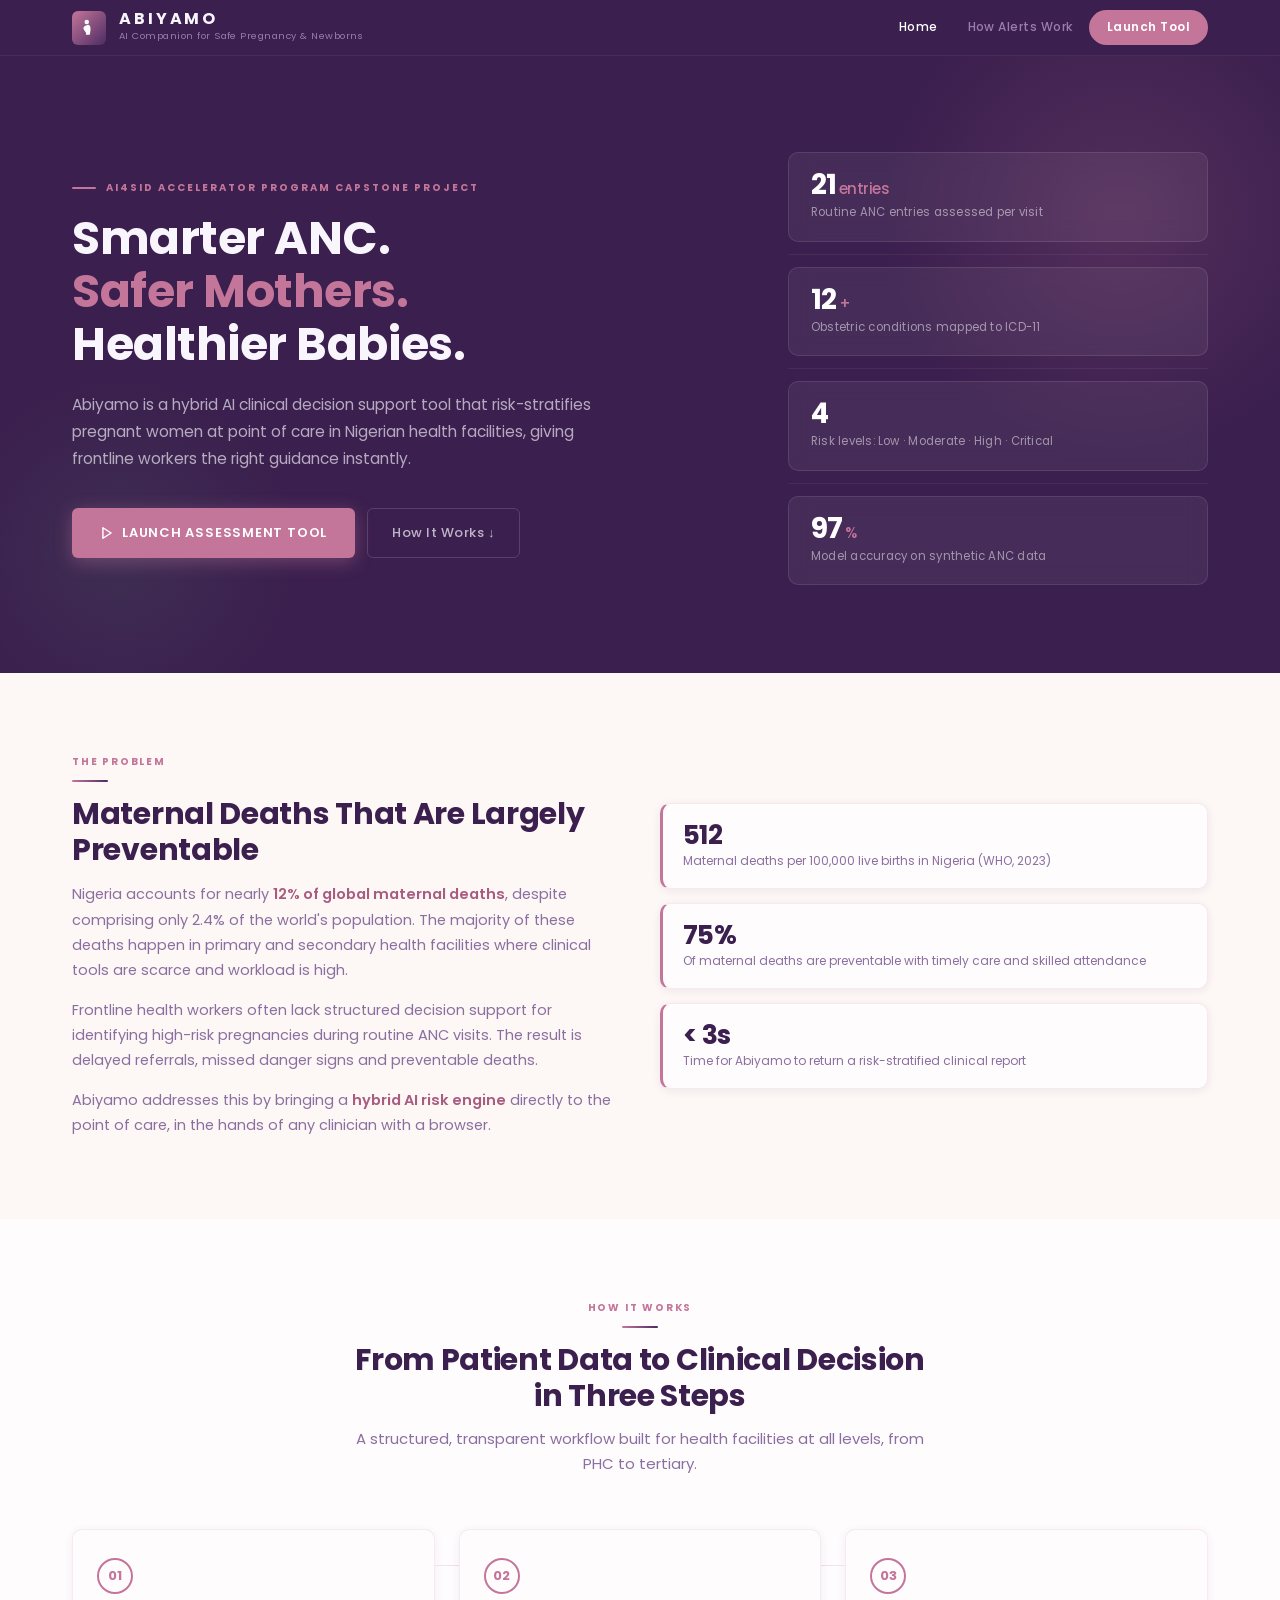
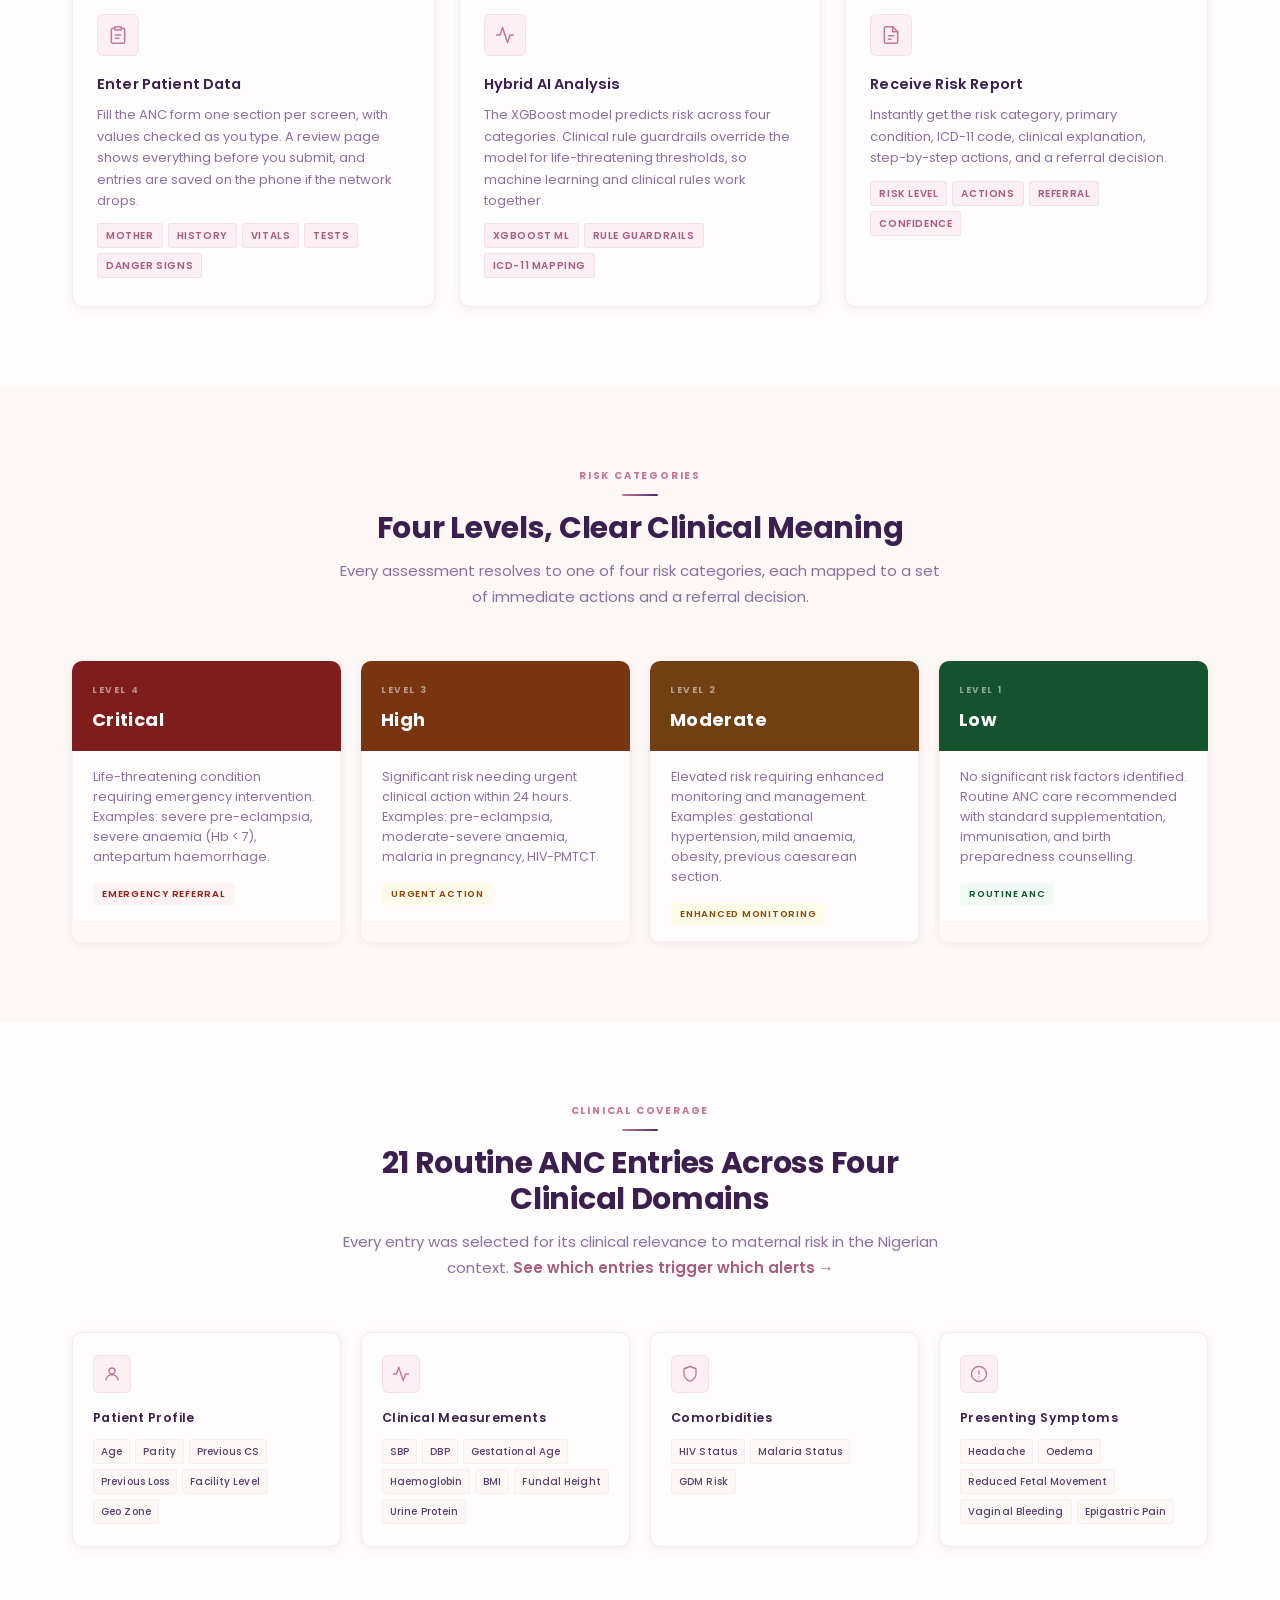
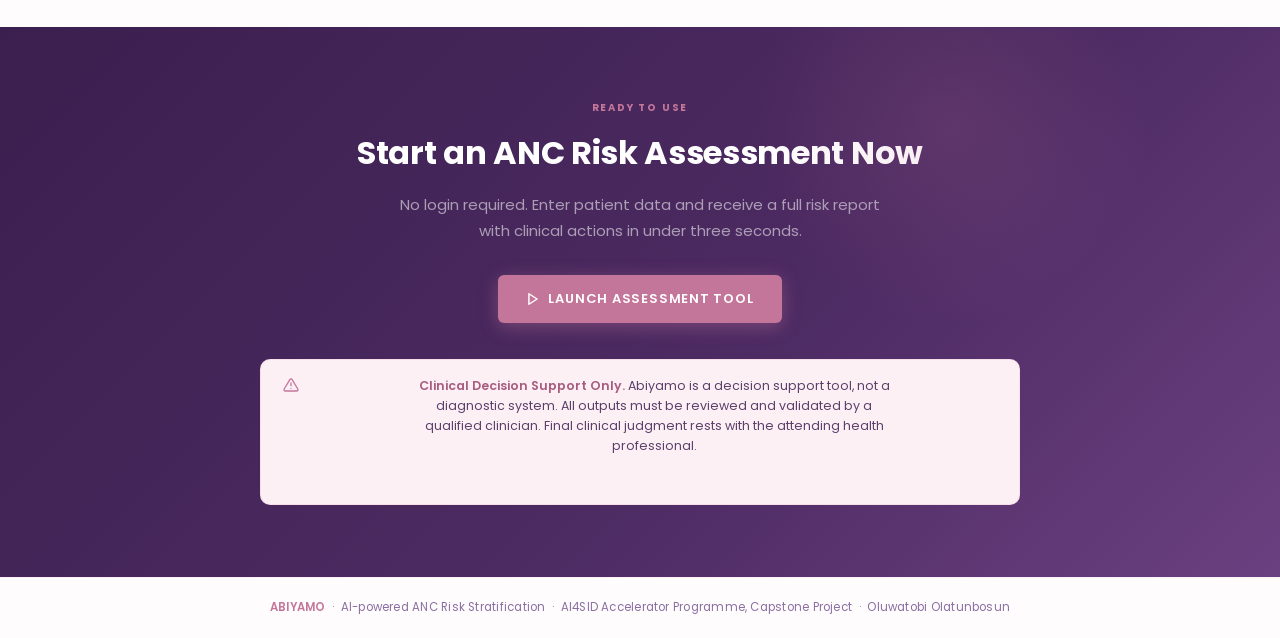
<file: templates/landing.html>
<!DOCTYPE html>
<html lang="en">
<head>
<meta charset="UTF-8">
<meta name="viewport" content="width=device-width, initial-scale=1.0">
<title>Abiyamo | AI Companion for Safe Pregnancy</title>
<link rel="icon" href="/static/abiyamo_icon.svg" type="image/svg+xml">
<link rel="preconnect" href="https://fonts.googleapis.com">
<link rel="preconnect" href="https://fonts.gstatic.com" crossorigin>
<link href="https://fonts.googleapis.com/css2?family=Poppins:ital,wght@0,300;0,400;0,500;0,600;0,700;1,300&display=swap" rel="stylesheet">
<style>
/* ================================================================
   ABIYAMO: Landing Page
   Palette: Warm Plum · Dusty Rose · Blush Ivory · Sage
   Font: Poppins
   ================================================================ */
:root {
  --plum:      #3B1F4E;
  --plum-mid:  #4D2B63;
  --plum-lt:   #6B4080;
  --rose:      #C4769A;
  --rose-dk:   #A85C80;
  --rose-pale: #FDF0F5;
  --sage:      #5A9E7A;
  --sage-pale: #F0F8F4;
  --ivory:     #FDF7F5;
  --white:     #FFFCFE;
  --ink:       #3B1F4E;
  --body:      #5A3F6B;
  --muted:     #8B6FA0;
  --rule:      rgba(196,118,154,0.14);
  --rule-lt:   rgba(196,118,154,0.08);
  --shadow:    0 12px 36px rgba(59,31,78,0.10), 0 2px 8px rgba(59,31,78,0.06);
  --shadow-sm: 0 2px 10px rgba(59,31,78,0.07);
  --radius:    6px;
  --radius-lg: 10px;
  --max:       1200px;
  --ease:      cubic-bezier(0.22, 0.61, 0.36, 1);
}

*, *::before, *::after { box-sizing: border-box; margin: 0; padding: 0; }
html { scroll-behavior: smooth; -webkit-font-smoothing: antialiased; }

body {
  font-family: 'Poppins', sans-serif;
  font-size: 15px;
  font-weight: 400;
  line-height: 1.7;
  background: var(--ivory);
  color: var(--body);
}

a { color: inherit; text-decoration: none; }

/* ── SHARED HELPERS ── */
.container {
  max-width: var(--max);
  margin: 0 auto;
  padding: 0 2rem;
}

.brand-rule {
  display: block;
  width: 36px;
  height: 2px;
  background: linear-gradient(90deg, var(--rose), var(--plum-mid));
  border-radius: 1px;
  margin-bottom: 14px;
}

.section-eyebrow {
  font-size: 10px;
  font-weight: 700;
  letter-spacing: 0.18em;
  text-transform: uppercase;
  color: var(--rose);
  margin-bottom: 10px;
}

/* ── HEADER ── */
header {
  background: var(--plum);
  height: 56px;
  position: sticky;
  top: 0;
  z-index: 100;
  border-bottom: 1px solid rgba(255,255,255,0.06);
}

.nav-inner {
  max-width: var(--max);
  margin: 0 auto;
  padding: 0 2rem;
  height: 100%;
  display: flex;
  align-items: center;
  justify-content: space-between;
}

.brand {
  display: flex;
  align-items: center;
  gap: 13px;
}

.brand-mark {
  width: 34px;
  height: 34px;
  border-radius: var(--radius);
  background: linear-gradient(135deg, var(--rose) 0%, var(--plum-mid) 100%);
  display: flex;
  align-items: center;
  justify-content: center;
  flex-shrink: 0;
}

.brand-mark svg { color: #fff; }

.brand-text { display: flex; flex-direction: column; gap: 1px; }

.brand-name {
  font-size: 16px;
  font-weight: 700;
  color: #F8F5FC;
  letter-spacing: 0.18em;
  text-transform: uppercase;
  line-height: 1;
}

.brand-sub {
  font-size: 9.5px;
  font-weight: 400;
  color: #9B7BB0;
  letter-spacing: 0.05em;
}

.nav-links {
  display: flex;
  align-items: center;
  gap: 2px;
}

.nav-links a {
  font-size: 12px;
  font-weight: 500;
  color: #9B7BB0;
  letter-spacing: 0.04em;
  padding: 6px 14px;
  border-radius: 20px;
  transition: color 0.15s, background 0.15s;
}

.nav-links a:hover { color: #E8C8D8; background: rgba(255,255,255,0.06); }
.nav-links a.active { color: #fff; }

.nav-cta {
  background: var(--rose);
  color: white !important;
  font-weight: 600 !important;
  padding: 7px 18px !important;
  border-radius: 20px !important;
  letter-spacing: 0.04em;
  transition: background 0.15s !important;
}

.nav-cta:hover { background: var(--rose-dk) !important; color: white !important; }

/* ── HERO ── */
.hero {
  background: var(--plum);
  position: relative;
  overflow: hidden;
  padding: 96px 0 88px;
}

/* soft background glow blobs */
.hero::before {
  content: '';
  position: absolute;
  top: -80px; right: -80px;
  width: 480px; height: 480px;
  background: radial-gradient(circle, rgba(196,118,154,0.18) 0%, transparent 70%);
  pointer-events: none;
}

.hero::after {
  content: '';
  position: absolute;
  bottom: -60px; left: -60px;
  width: 360px; height: 360px;
  background: radial-gradient(circle, rgba(90,158,122,0.12) 0%, transparent 70%);
  pointer-events: none;
}

.hero-inner {
  position: relative;
  z-index: 1;
  max-width: var(--max);
  margin: 0 auto;
  padding: 0 2rem;
  display: grid;
  grid-template-columns: 1fr 420px;
  gap: 4rem;
  align-items: center;
}

.hero-eyebrow {
  font-size: 10px;
  font-weight: 700;
  letter-spacing: 0.2em;
  text-transform: uppercase;
  color: var(--rose);
  margin-bottom: 16px;
  display: flex;
  align-items: center;
  gap: 10px;
}

.hero-eyebrow::before {
  content: '';
  width: 24px; height: 2px;
  background: var(--rose);
  border-radius: 1px;
}

.hero h1 {
  font-size: clamp(30px, 4vw, 46px);
  font-weight: 700;
  color: #F8F5FC;
  line-height: 1.15;
  letter-spacing: -0.01em;
  margin-bottom: 20px;
}

.hero h1 em {
  font-style: normal;
  color: var(--rose);
}

.hero-desc {
  font-size: 15.5px;
  font-weight: 400;
  color: rgba(248,245,252,0.65);
  line-height: 1.75;
  margin-bottom: 36px;
  max-width: 520px;
}

.hero-actions {
  display: flex;
  gap: 12px;
  flex-wrap: wrap;
}

.btn-hero-primary {
  display: inline-flex;
  align-items: center;
  gap: 8px;
  background: var(--rose);
  color: white;
  font-family: 'Poppins', sans-serif;
  font-size: 13px;
  font-weight: 600;
  letter-spacing: 0.06em;
  text-transform: uppercase;
  padding: 13px 28px;
  border-radius: var(--radius);
  border: none;
  cursor: pointer;
  transition: background 0.15s, transform 0.1s;
  box-shadow: 0 4px 18px rgba(196,118,154,0.4);
}

.btn-hero-primary:hover { background: var(--rose-dk); transform: translateY(-1px); }

.btn-hero-ghost {
  display: inline-flex;
  align-items: center;
  gap: 8px;
  background: transparent;
  color: rgba(248,245,252,0.7);
  font-family: 'Poppins', sans-serif;
  font-size: 13px;
  font-weight: 500;
  letter-spacing: 0.04em;
  padding: 13px 24px;
  border-radius: var(--radius);
  border: 1px solid rgba(255,255,255,0.15);
  cursor: pointer;
  transition: all 0.15s;
}

.btn-hero-ghost:hover {
  border-color: rgba(255,255,255,0.3);
  color: white;
  background: rgba(255,255,255,0.05);
}

/* Hero right: stat cards */
.hero-stats {
  display: flex;
  flex-direction: column;
  gap: 12px;
}

.stat-card {
  background: rgba(255,255,255,0.06);
  border: 1px solid rgba(255,255,255,0.1);
  border-radius: var(--radius-lg);
  padding: 18px 22px;
  backdrop-filter: blur(10px);
}

.stat-num {
  font-size: 28px;
  font-weight: 700;
  color: #fff;
  letter-spacing: -0.02em;
  line-height: 1;
  margin-bottom: 4px;
}

.stat-num span {
  font-size: 15px;
  font-weight: 500;
  color: var(--rose);
  margin-left: 2px;
}

.stat-label {
  font-size: 11.5px;
  font-weight: 400;
  color: rgba(255,255,255,0.5);
  letter-spacing: 0.02em;
}

.stat-divider {
  width: 100%;
  height: 1px;
  background: rgba(255,255,255,0.06);
}

/* ── SECTION BASE ── */
.section {
  padding: 80px 0;
}

.section.alt { background: var(--white); }
.section.plum { background: var(--plum); }

.section-head {
  margin-bottom: 52px;
}

.section-head.centered {
  text-align: center;
  max-width: 600px;
  margin: 0 auto 52px;
}

.section-head h2 {
  font-size: clamp(22px, 3vw, 30px);
  font-weight: 700;
  color: var(--ink);
  letter-spacing: -0.01em;
  line-height: 1.2;
  margin-bottom: 12px;
}

.section-head p {
  font-size: 15px;
  color: var(--muted);
  line-height: 1.7;
}

/* ── PROBLEM SECTION ── */
.problem-grid {
  display: grid;
  grid-template-columns: 1fr 1fr;
  gap: 2.5rem;
  align-items: center;
}

.problem-text h2 {
  font-size: clamp(22px, 3vw, 30px);
  font-weight: 700;
  color: var(--ink);
  letter-spacing: -0.01em;
  line-height: 1.2;
  margin-bottom: 14px;
}

.problem-text p {
  font-size: 14.5px;
  color: var(--muted);
  line-height: 1.75;
  margin-bottom: 14px;
}

.problem-text p:last-of-type { margin-bottom: 0; }

.problem-highlight {
  font-weight: 600;
  color: var(--rose-dk);
}

.problem-stats {
  display: flex;
  flex-direction: column;
  gap: 14px;
}

.pstat {
  background: var(--white);
  border: 1px solid var(--rule);
  border-radius: var(--radius-lg);
  border-left: 3px solid var(--rose);
  padding: 18px 20px;
  box-shadow: var(--shadow-sm);
}

.pstat-num {
  font-size: 26px;
  font-weight: 700;
  color: var(--ink);
  letter-spacing: -0.02em;
  line-height: 1;
  margin-bottom: 4px;
}

.pstat-label {
  font-size: 12px;
  font-weight: 400;
  color: var(--muted);
  line-height: 1.5;
}

/* ── HOW IT WORKS ── */
.steps-grid {
  display: grid;
  grid-template-columns: 1fr 1fr 1fr;
  gap: 1.5rem;
  position: relative;
}

/* connector line between steps */
.steps-grid::before {
  content: '';
  position: absolute;
  top: 36px;
  left: calc(33.33% - 16px);
  right: calc(33.33% - 16px);
  height: 1px;
  background: linear-gradient(90deg, var(--rule), var(--rose), var(--rule));
  pointer-events: none;
}

.step-card {
  background: var(--white);
  border: 1px solid var(--rule);
  border-radius: var(--radius-lg);
  padding: 28px 24px;
  box-shadow: var(--shadow-sm);
  position: relative;
  transition: transform 0.15s var(--ease), box-shadow 0.15s var(--ease);
}

.step-card:hover {
  transform: translateY(-3px);
  box-shadow: var(--shadow);
}

.step-num {
  width: 36px;
  height: 36px;
  border-radius: 50%;
  background: var(--rose-pale);
  border: 2px solid var(--rose);
  display: flex;
  align-items: center;
  justify-content: center;
  font-size: 13px;
  font-weight: 700;
  color: var(--rose);
  margin-bottom: 20px;
  position: relative;
  z-index: 1;
  background: var(--white);
}

.step-icon {
  width: 42px;
  height: 42px;
  border-radius: var(--radius);
  background: var(--rose-pale);
  border: 1px solid var(--rule);
  display: flex;
  align-items: center;
  justify-content: center;
  color: var(--rose);
  margin-bottom: 16px;
}

.step-card h3 {
  font-size: 14.5px;
  font-weight: 600;
  color: var(--ink);
  letter-spacing: 0.01em;
  margin-bottom: 8px;
}

.step-card p {
  font-size: 13px;
  color: var(--muted);
  line-height: 1.65;
}

.step-tags {
  display: flex;
  flex-wrap: wrap;
  gap: 5px;
  margin-top: 12px;
}

.step-tag {
  font-size: 10px;
  font-weight: 600;
  letter-spacing: 0.06em;
  text-transform: uppercase;
  padding: 3px 8px;
  border-radius: 3px;
  background: var(--rose-pale);
  color: var(--rose-dk);
  border: 1px solid var(--rule);
}

/* ── RISK CATEGORIES ── */
.risk-grid {
  display: grid;
  grid-template-columns: repeat(4, 1fr);
  gap: 1.25rem;
}

.risk-card {
  border-radius: var(--radius-lg);
  overflow: hidden;
  box-shadow: var(--shadow-sm);
  transition: transform 0.15s var(--ease);
}

.risk-card:hover { transform: translateY(-3px); }

.risk-card-top {
  padding: 22px 20px 16px;
}

.risk-card.critical .risk-card-top { background: #7F1D1D; }
.risk-card.high     .risk-card-top { background: #78350F; }
.risk-card.moderate .risk-card-top { background: #713F12; }
.risk-card.low      .risk-card-top { background: #14532D; }

.risk-card-level {
  font-size: 9px;
  font-weight: 700;
  letter-spacing: 0.18em;
  text-transform: uppercase;
  color: rgba(255,255,255,0.5);
  margin-bottom: 6px;
}

.risk-card-name {
  font-size: 18px;
  font-weight: 700;
  color: #fff;
  letter-spacing: 0.02em;
}

.risk-card-bottom {
  background: var(--white);
  border: 1px solid var(--rule-lt);
  border-top: none;
  padding: 16px 20px;
}

.risk-card-desc {
  font-size: 12.5px;
  color: var(--muted);
  line-height: 1.6;
  margin-bottom: 12px;
}

.risk-card-tag {
  display: inline-block;
  font-size: 9.5px;
  font-weight: 600;
  letter-spacing: 0.08em;
  text-transform: uppercase;
  padding: 3px 9px;
  border-radius: 3px;
}

.risk-card.critical .risk-card-tag { background: #FEF2F2; color: #991B1B; }
.risk-card.high     .risk-card-tag { background: #FFFBEB; color: #92400E; }
.risk-card.moderate .risk-card-tag { background: #FEFCE8; color: #854D0E; }
.risk-card.low      .risk-card-tag { background: #F0FBF5; color: #14532D; }

/* ── WHAT IT ASSESSES ── */
.assess-grid {
  display: grid;
  grid-template-columns: repeat(4, 1fr);
  gap: 1.25rem;
}

.assess-card {
  background: var(--white);
  border: 1px solid var(--rule);
  border-radius: var(--radius-lg);
  padding: 22px 20px;
  box-shadow: var(--shadow-sm);
}

.assess-icon {
  width: 38px;
  height: 38px;
  border-radius: var(--radius);
  background: var(--rose-pale);
  border: 1px solid var(--rule);
  display: flex;
  align-items: center;
  justify-content: center;
  color: var(--rose);
  margin-bottom: 14px;
}

.assess-card h4 {
  font-size: 12.5px;
  font-weight: 600;
  color: var(--ink);
  letter-spacing: 0.03em;
  margin-bottom: 10px;
}

.var-tags {
  display: flex;
  flex-wrap: wrap;
  gap: 5px;
}

.var-tag {
  font-size: 10px;
  font-weight: 500;
  color: var(--body);
  background: var(--ivory);
  border: 1px solid var(--rule-lt);
  padding: 3px 7px;
  border-radius: 3px;
  letter-spacing: 0.01em;
}

/* ── CTA BANNER ── */
.cta-banner {
  background: linear-gradient(135deg, var(--plum) 0%, var(--plum-mid) 60%, #6B4080 100%);
  padding: 72px 0;
  text-align: center;
  position: relative;
  overflow: hidden;
}

.cta-banner::before {
  content: '';
  position: absolute;
  top: -100px; right: 10%;
  width: 400px; height: 400px;
  background: radial-gradient(circle, rgba(196,118,154,0.15) 0%, transparent 70%);
  pointer-events: none;
}

.cta-banner h2 {
  font-size: clamp(22px, 3vw, 32px);
  font-weight: 700;
  color: #fff;
  letter-spacing: -0.01em;
  margin-bottom: 12px;
}

.cta-banner p {
  font-size: 15px;
  color: rgba(255,255,255,0.55);
  max-width: 480px;
  margin: 0 auto 32px;
  line-height: 1.7;
}

/* ── DISCLAIMER ── */
.disclaimer {
  background: var(--rose-pale);
  border: 1px solid var(--rule);
  border-radius: var(--radius-lg);
  padding: 16px 22px;
  display: flex;
  align-items: flex-start;
  gap: 12px;
  max-width: 760px;
  margin: 0 auto;
}

.disclaimer svg { color: var(--rose); flex-shrink: 0; margin-top: 1px; }

.disclaimer p {
  font-size: 12.5px;
  color: var(--body);
  line-height: 1.6;
}

.disclaimer strong { color: var(--rose-dk); font-weight: 600; }

/* ── FOOTER ── */
footer {
  text-align: center;
  padding: 1.25rem 2rem;
  font-size: 11.5px;
  font-weight: 400;
  color: var(--muted);
  border-top: 1px solid var(--rule-lt);
  background: var(--white);
  letter-spacing: 0.02em;
}

footer .brand-ft { color: var(--rose); font-weight: 600; }

/* ── RESPONSIVE ── */
@media (max-width: 960px) {
  .hero-inner { grid-template-columns: 1fr; }
  .hero-stats { display: none; }
  .problem-grid { grid-template-columns: 1fr; }
  .steps-grid { grid-template-columns: 1fr; }
  .steps-grid::before { display: none; }
  .risk-grid { grid-template-columns: 1fr 1fr; }
  .assess-grid { grid-template-columns: 1fr 1fr; }
}

@media (max-width: 640px) {
  .container, .nav-inner { padding: 0 16px; }
  .section { padding: 56px 0; }
  .nav-links a.nav-secondary { display: none; }
  .brand-sub { display: none; }
  .risk-grid, .assess-grid { grid-template-columns: 1fr; }
}
</style>
</head>
<body>

<!-- ── HEADER ── -->
<header>
  <div class="nav-inner">
    <a href="/" class="brand">
      <div class="brand-mark">
        <svg width="18" height="18" viewBox="0 0 24 24" fill="currentColor">
          <circle cx="9" cy="4" r="3"/>
          <path d="M11 7.5 C13 8 14 10 14 13 C14 16 13.5 19 13 21 L8 21 L8 19 C8 17 6 16 5 14 C4 12 5 10 7 9 C9 8 10.5 7.5 11 7.5 Z"/>
        </svg>
      </div>
      <div class="brand-text">
        <span class="brand-name">Abiyamo</span>
        <span class="brand-sub">AI Companion for Safe Pregnancy &amp; Newborns</span>
      </div>
    </a>
    <nav class="nav-links">
      <a href="/" class="active nav-secondary">Home</a>
      <a href="/early-warning" class="nav-secondary">How Alerts Work</a>
      <a href="/app" class="nav-cta">Launch Tool</a>
    </nav>
  </div>
</header>

<!-- ── HERO ── -->
<section class="hero">
  <div class="hero-inner">
    <div class="hero-content">
      <div class="hero-eyebrow">AI4SID Accelerator Program Capstone Project</div>
      <h1>Smarter ANC.<br><em>Safer Mothers.</em><br>Healthier Babies.</h1>
      <p class="hero-desc">
        Abiyamo is a hybrid AI clinical decision support tool that risk-stratifies pregnant women at point of care in Nigerian health facilities, giving frontline workers the right guidance instantly.
      </p>
      <div class="hero-actions">
        <a href="/app" class="btn-hero-primary">
          <svg width="14" height="14" viewBox="0 0 24 24" fill="none" stroke="currentColor" stroke-width="2.5" stroke-linecap="round" stroke-linejoin="round"><polygon points="5 3 19 12 5 21 5 3"/></svg>
          Launch Assessment Tool
        </a>
        <a href="#how-it-works" class="btn-hero-ghost">
          How It Works &darr;
        </a>
      </div>
    </div>

    <div class="hero-stats">
      <div class="stat-card">
        <div class="stat-num">21<span>entries</span></div>
        <div class="stat-label">Routine ANC entries assessed per visit</div>
      </div>
      <div class="stat-divider"></div>
      <div class="stat-card">
        <div class="stat-num">12<span>+</span></div>
        <div class="stat-label">Obstetric conditions mapped to ICD-11</div>
      </div>
      <div class="stat-divider"></div>
      <div class="stat-card">
        <div class="stat-num">4</div>
        <div class="stat-label">Risk levels: Low · Moderate · High · Critical</div>
      </div>
      <div class="stat-divider"></div>
      <div class="stat-card">
        <div class="stat-num">97<span>%</span></div>
        <div class="stat-label">Model accuracy on synthetic ANC data</div>
      </div>
    </div>
  </div>
</section>

<!-- ── THE PROBLEM ── -->
<section class="section">
  <div class="container">
    <div class="problem-grid">
      <div class="problem-text">
        <div class="section-eyebrow">The Problem</div>
        <div class="brand-rule"></div>
        <h2>Maternal Deaths That Are Largely Preventable</h2>
        <p>
          Nigeria accounts for nearly <span class="problem-highlight">12% of global maternal deaths</span>, despite comprising only 2.4% of the world's population. The majority of these deaths happen in primary and secondary health facilities where clinical tools are scarce and workload is high.
        </p>
        <p>
          Frontline health workers often lack structured decision support for identifying high-risk pregnancies during routine ANC visits. The result is delayed referrals, missed danger signs and preventable deaths.
        </p>
        <p>
          Abiyamo addresses this by bringing a <span class="problem-highlight">hybrid AI risk engine</span> directly to the point of care, in the hands of any clinician with a browser.
        </p>
      </div>

      <div class="problem-stats">
        <div class="pstat">
          <div class="pstat-num">512</div>
          <div class="pstat-label">Maternal deaths per 100,000 live births in Nigeria (WHO, 2023)</div>
        </div>
        <div class="pstat">
          <div class="pstat-num">75%</div>
          <div class="pstat-label">Of maternal deaths are preventable with timely care and skilled attendance</div>
        </div>
        <div class="pstat">
          <div class="pstat-num">&lt; 3s</div>
          <div class="pstat-label">Time for Abiyamo to return a risk-stratified clinical report</div>
        </div>
      </div>
    </div>
  </div>
</section>

<!-- ── HOW IT WORKS ── -->
<section class="section alt" id="how-it-works">
  <div class="container">
    <div class="section-head centered">
      <div class="section-eyebrow">How It Works</div>
      <div class="brand-rule" style="margin: 0 auto 14px;"></div>
      <h2>From Patient Data to Clinical Decision in Three Steps</h2>
      <p>A structured, transparent workflow built for health facilities at all levels, from PHC to tertiary.</p>
    </div>

    <div class="steps-grid">

      <div class="step-card">
        <div class="step-num">01</div>
        <div class="step-icon">
          <svg width="20" height="20" viewBox="0 0 24 24" fill="none" stroke="currentColor" stroke-width="1.8" stroke-linecap="round" stroke-linejoin="round">
            <path d="M16 4h2a2 2 0 0 1 2 2v14a2 2 0 0 1-2 2H6a2 2 0 0 1-2-2V6a2 2 0 0 1 2-2h2"/>
            <rect x="8" y="2" width="8" height="4" rx="1"/>
            <line x1="9" y1="12" x2="15" y2="12"/><line x1="9" y1="16" x2="13" y2="16"/>
          </svg>
        </div>
        <h3>Enter Patient Data</h3>
        <p>Fill the ANC form one section per screen, with values checked as you type. A review page shows everything before you submit, and entries are saved on the phone if the network drops.</p>
        <div class="step-tags">
          <span class="step-tag">Mother</span>
          <span class="step-tag">History</span>
          <span class="step-tag">Vitals</span>
          <span class="step-tag">Tests</span>
          <span class="step-tag">Danger Signs</span>
        </div>
      </div>

      <div class="step-card">
        <div class="step-num">02</div>
        <div class="step-icon">
          <svg width="20" height="20" viewBox="0 0 24 24" fill="none" stroke="currentColor" stroke-width="1.8" stroke-linecap="round" stroke-linejoin="round">
            <polyline points="22 12 18 12 15 21 9 3 6 12 2 12"/>
          </svg>
        </div>
        <h3>Hybrid AI Analysis</h3>
        <p>The XGBoost model predicts risk across four categories. Clinical rule guardrails override the model for life-threatening thresholds, so machine learning and clinical rules work together.</p>
        <div class="step-tags">
          <span class="step-tag">XGBoost ML</span>
          <span class="step-tag">Rule Guardrails</span>
          <span class="step-tag">ICD-11 Mapping</span>
        </div>
      </div>

      <div class="step-card">
        <div class="step-num">03</div>
        <div class="step-icon">
          <svg width="20" height="20" viewBox="0 0 24 24" fill="none" stroke="currentColor" stroke-width="1.8" stroke-linecap="round" stroke-linejoin="round">
            <path d="M14 2H6a2 2 0 0 0-2 2v16a2 2 0 0 0 2 2h12a2 2 0 0 0 2-2V8z"/>
            <polyline points="14 2 14 8 20 8"/>
            <line x1="9" y1="13" x2="15" y2="13"/><line x1="9" y1="17" x2="12" y2="17"/>
          </svg>
        </div>
        <h3>Receive Risk Report</h3>
        <p>Instantly get the risk category, primary condition, ICD-11 code, clinical explanation, step-by-step actions, and a referral decision.</p>
        <div class="step-tags">
          <span class="step-tag">Risk Level</span>
          <span class="step-tag">Actions</span>
          <span class="step-tag">Referral</span>
          <span class="step-tag">Confidence</span>
        </div>
      </div>

    </div>
  </div>
</section>

<!-- ── RISK CATEGORIES ── -->
<section class="section">
  <div class="container">
    <div class="section-head centered">
      <div class="section-eyebrow">Risk Categories</div>
      <div class="brand-rule" style="margin: 0 auto 14px;"></div>
      <h2>Four Levels, Clear Clinical Meaning</h2>
      <p>Every assessment resolves to one of four risk categories, each mapped to a set of immediate actions and a referral decision.</p>
    </div>

    <div class="risk-grid">

      <div class="risk-card critical">
        <div class="risk-card-top">
          <div class="risk-card-level">Level 4</div>
          <div class="risk-card-name">Critical</div>
        </div>
        <div class="risk-card-bottom">
          <p class="risk-card-desc">Life-threatening condition requiring emergency intervention. Examples: severe pre-eclampsia, severe anaemia (Hb &lt; 7), antepartum haemorrhage.</p>
          <span class="risk-card-tag">Emergency Referral</span>
        </div>
      </div>

      <div class="risk-card high">
        <div class="risk-card-top">
          <div class="risk-card-level">Level 3</div>
          <div class="risk-card-name">High</div>
        </div>
        <div class="risk-card-bottom">
          <p class="risk-card-desc">Significant risk needing urgent clinical action within 24 hours. Examples: pre-eclampsia, moderate-severe anaemia, malaria in pregnancy, HIV-PMTCT.</p>
          <span class="risk-card-tag">Urgent Action</span>
        </div>
      </div>

      <div class="risk-card moderate">
        <div class="risk-card-top">
          <div class="risk-card-level">Level 2</div>
          <div class="risk-card-name">Moderate</div>
        </div>
        <div class="risk-card-bottom">
          <p class="risk-card-desc">Elevated risk requiring enhanced monitoring and management. Examples: gestational hypertension, mild anaemia, obesity, previous caesarean section.</p>
          <span class="risk-card-tag">Enhanced Monitoring</span>
        </div>
      </div>

      <div class="risk-card low">
        <div class="risk-card-top">
          <div class="risk-card-level">Level 1</div>
          <div class="risk-card-name">Low</div>
        </div>
        <div class="risk-card-bottom">
          <p class="risk-card-desc">No significant risk factors identified. Routine ANC care recommended with standard supplementation, immunisation, and birth preparedness counselling.</p>
          <span class="risk-card-tag">Routine ANC</span>
        </div>
      </div>

    </div>
  </div>
</section>

<!-- ── WHAT IT ASSESSES ── -->
<section class="section alt">
  <div class="container">
    <div class="section-head centered">
      <div class="section-eyebrow">Clinical Coverage</div>
      <div class="brand-rule" style="margin: 0 auto 14px;"></div>
      <h2>21 Routine ANC Entries Across Four Clinical Domains</h2>
      <p>Every entry was selected for its clinical relevance to maternal risk in the Nigerian context. <a href="/early-warning" style="color: var(--rose-dk); font-weight: 600;">See which entries trigger which alerts &rarr;</a></p>
    </div>

    <div class="assess-grid">

      <div class="assess-card">
        <div class="assess-icon">
          <svg width="18" height="18" viewBox="0 0 24 24" fill="none" stroke="currentColor" stroke-width="1.8" stroke-linecap="round" stroke-linejoin="round">
            <circle cx="12" cy="8" r="4"/>
            <path d="M4 20c0-4 3.6-7 8-7s8 3 8 7"/>
          </svg>
        </div>
        <h4>Patient Profile</h4>
        <div class="var-tags">
          <span class="var-tag">Age</span>
          <span class="var-tag">Parity</span>
          <span class="var-tag">Previous CS</span>
          <span class="var-tag">Previous Loss</span>
          <span class="var-tag">Facility Level</span>
          <span class="var-tag">Geo Zone</span>
        </div>
      </div>

      <div class="assess-card">
        <div class="assess-icon">
          <svg width="18" height="18" viewBox="0 0 24 24" fill="none" stroke="currentColor" stroke-width="1.8" stroke-linecap="round" stroke-linejoin="round">
            <polyline points="22 12 18 12 15 21 9 3 6 12 2 12"/>
          </svg>
        </div>
        <h4>Clinical Measurements</h4>
        <div class="var-tags">
          <span class="var-tag">SBP</span>
          <span class="var-tag">DBP</span>
          <span class="var-tag">Gestational Age</span>
          <span class="var-tag">Haemoglobin</span>
          <span class="var-tag">BMI</span>
          <span class="var-tag">Fundal Height</span>
          <span class="var-tag">Urine Protein</span>
        </div>
      </div>

      <div class="assess-card">
        <div class="assess-icon">
          <svg width="18" height="18" viewBox="0 0 24 24" fill="none" stroke="currentColor" stroke-width="1.8" stroke-linecap="round" stroke-linejoin="round">
            <path d="M12 22s8-4 8-10V5l-8-3-8 3v7c0 6 8 10 8 10z"/>
          </svg>
        </div>
        <h4>Comorbidities</h4>
        <div class="var-tags">
          <span class="var-tag">HIV Status</span>
          <span class="var-tag">Malaria Status</span>
          <span class="var-tag">GDM Risk</span>
        </div>
      </div>

      <div class="assess-card">
        <div class="assess-icon">
          <svg width="18" height="18" viewBox="0 0 24 24" fill="none" stroke="currentColor" stroke-width="1.8" stroke-linecap="round" stroke-linejoin="round">
            <circle cx="12" cy="12" r="10"/>
            <line x1="12" y1="8" x2="12" y2="12"/>
            <line x1="12" y1="16" x2="12.01" y2="16"/>
          </svg>
        </div>
        <h4>Presenting Symptoms</h4>
        <div class="var-tags">
          <span class="var-tag">Headache</span>
          <span class="var-tag">Oedema</span>
          <span class="var-tag">Reduced Fetal Movement</span>
          <span class="var-tag">Vaginal Bleeding</span>
          <span class="var-tag">Epigastric Pain</span>
        </div>
      </div>

    </div>
  </div>
</section>

<!-- ── CTA BANNER ── -->
<section class="cta-banner">
  <div class="container">
    <div class="section-eyebrow" style="color: var(--rose);">Ready to Use</div>
    <h2>Start an ANC Risk Assessment Now</h2>
    <p>No login required. Enter patient data and receive a full risk report with clinical actions in under three seconds.</p>
    <a href="/app" class="btn-hero-primary" style="display:inline-flex; margin-bottom: 36px;">
      <svg width="14" height="14" viewBox="0 0 24 24" fill="none" stroke="currentColor" stroke-width="2.5" stroke-linecap="round" stroke-linejoin="round"><polygon points="5 3 19 12 5 21 5 3"/></svg>
      Launch Assessment Tool
    </a>

    <div class="disclaimer">
      <svg width="16" height="16" viewBox="0 0 24 24" fill="none" stroke="currentColor" stroke-width="2" stroke-linecap="round" stroke-linejoin="round">
        <path d="M10.29 3.86L1.82 18a2 2 0 001.71 3h16.94a2 2 0 001.71-3L13.71 3.86a2 2 0 00-3.42 0z"/>
        <line x1="12" y1="9" x2="12" y2="13"/><line x1="12" y1="17" x2="12.01" y2="17"/>
      </svg>
      <p>
        <strong>Clinical Decision Support Only.</strong> Abiyamo is a decision support tool, not a diagnostic system. All outputs must be reviewed and validated by a qualified clinician. Final clinical judgment rests with the attending health professional.
      </p>
    </div>
  </div>
</section>

<footer>
  <span class="brand-ft">ABIYAMO</span> &nbsp;&middot;&nbsp;
  AI-powered ANC Risk Stratification &nbsp;&middot;&nbsp;
  AI4SID Accelerator Programme, Capstone Project &nbsp;&middot;&nbsp;
  Oluwatobi Olatunbosun
</footer>

</body>
</html>
</file>
